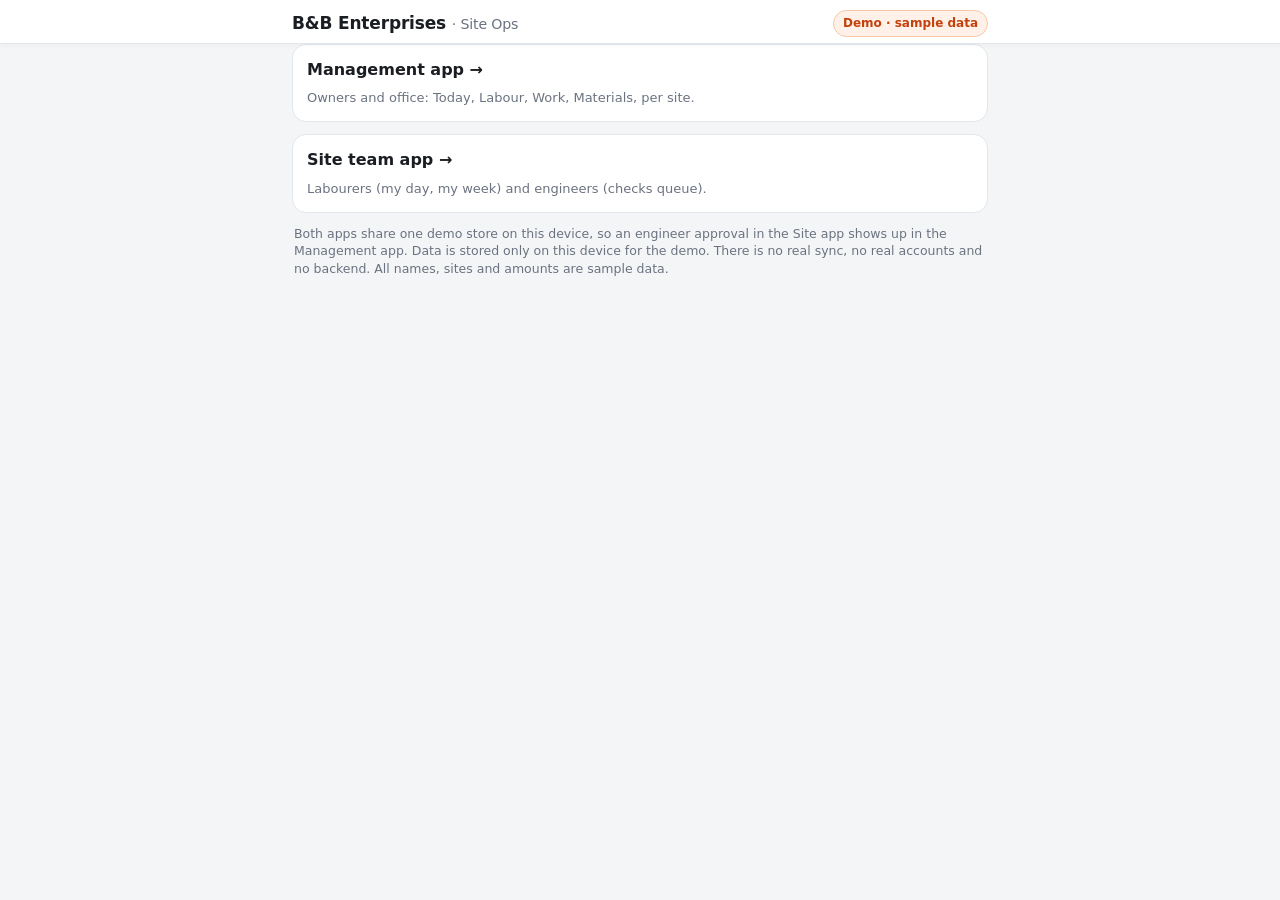
<file: index.html>
<!doctype html>
<html lang="en-IN">
<head>
<meta charset="utf-8">
<meta name="viewport" content="width=device-width,initial-scale=1">
<meta name="robots" content="noindex">
<link rel="icon" href="data:image/svg+xml,%3Csvg xmlns=%22http://www.w3.org/2000/svg%22 viewBox=%220 0 32 32%22%3E%3Crect width=%2232%22 height=%2232%22 rx=%227%22 fill=%22%23C2410C%22/%3E%3Ctext x=%2216%22 y=%2222%22 font-size=%2214%22 font-family=%22sans-serif%22 font-weight=%22700%22 fill=%22white%22 text-anchor=%22middle%22%3EB%26amp;B%3C/text%3E%3C/svg%3E">
<title>B&amp;B Site Ops · demo apps</title>
<link rel="stylesheet" href="shared/style.css">
</head>
<body>
<header class="top"><div class="wrap"><div class="brand"><h1>B&amp;B Enterprises <small>· Site Ops</small></h1><span class="chip">Demo · sample data</span></div></div></header>
<main class="wrap">
  <a class="card" href="manage/" style="display:block;text-decoration:none;color:inherit"><h2>Management app →</h2><p class="small muted" style="margin:0">Owners and office: Today, Labour, Work, Materials, per site.</p></a>
  <a class="card" href="site/" style="display:block;text-decoration:none;color:inherit"><h2>Site team app →</h2><p class="small muted" style="margin:0">Labourers (my day, my week) and engineers (checks queue).</p></a>
  <p class="caption">Both apps share one demo store on this device, so an engineer approval in the Site app shows up in the Management app. Data is stored only on this device for the demo. There is no real sync, no real accounts and no backend. All names, sites and amounts are sample data.</p>
</main>
</body>
</html>
</file>
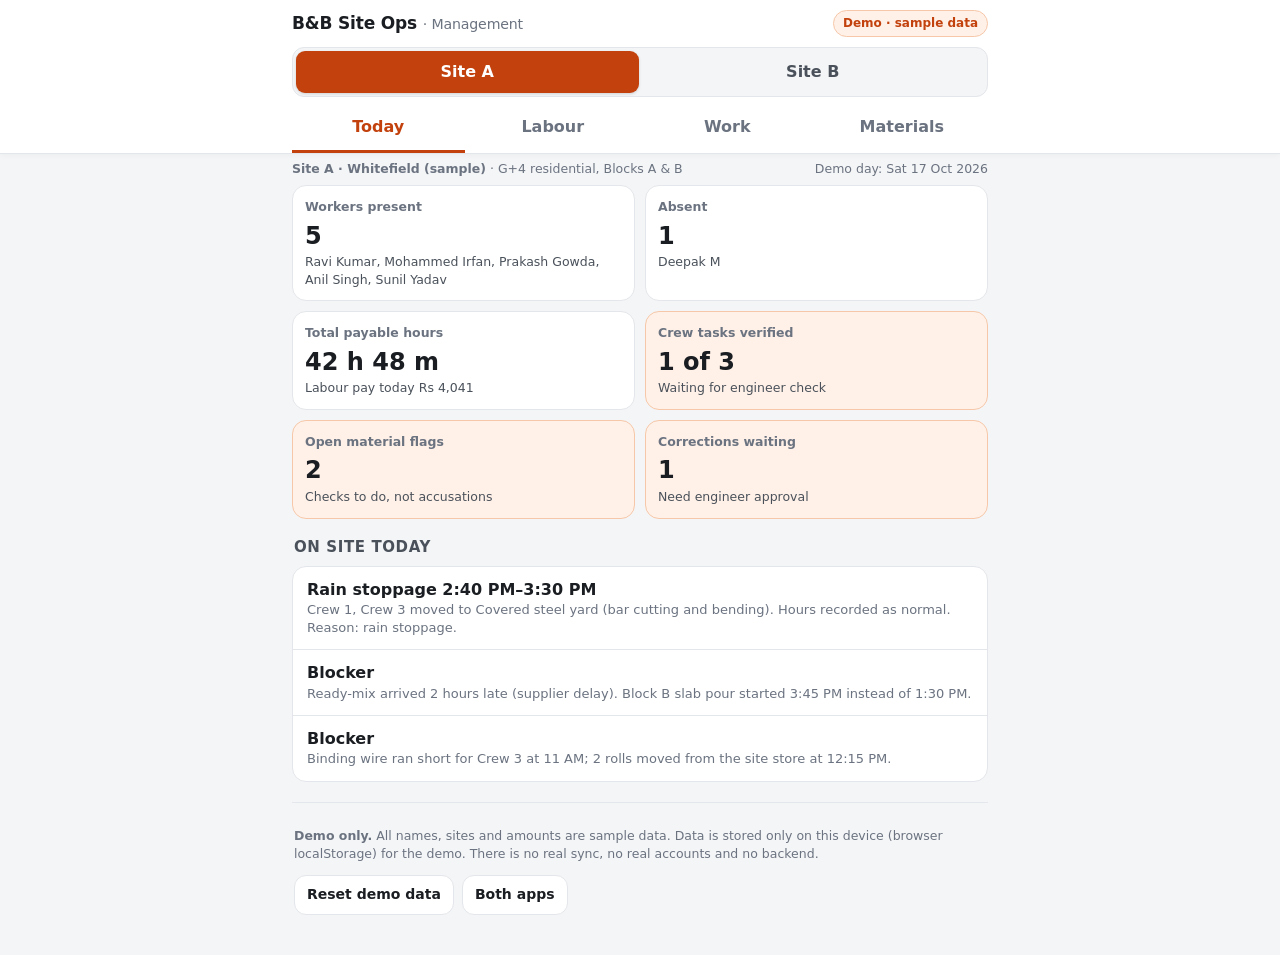
<file: manage/index.html>
<!doctype html>
<html lang="en-IN">
<head>
<meta charset="utf-8">
<meta name="viewport" content="width=device-width,initial-scale=1,viewport-fit=cover">
<meta name="theme-color" content="#ffffff">
<meta name="robots" content="noindex">
<link rel="icon" href="data:image/svg+xml,%3Csvg xmlns=%22http://www.w3.org/2000/svg%22 viewBox=%220 0 32 32%22%3E%3Crect width=%2232%22 height=%2232%22 rx=%227%22 fill=%22%23C2410C%22/%3E%3Ctext x=%2216%22 y=%2222%22 font-size=%2214%22 font-family=%22sans-serif%22 font-weight=%22700%22 fill=%22white%22 text-anchor=%22middle%22%3EB%26amp;B%3C/text%3E%3C/svg%3E">
<title>Management · B&amp;B Site Ops (demo)</title>
<link rel="stylesheet" href="../shared/style.css">
</head>
<body>
<header class="top"><div class="wrap">
  <div class="brand"><h1>B&amp;B Site Ops <small>· Management</small></h1><span class="chip" title="All names, sites and amounts are sample data">Demo · sample data</span></div>
  <div class="seg" role="group" aria-label="Site" id="siteSeg"></div>
  <nav class="tabs" role="tablist" aria-label="Sections" id="tabs"></nav>
</div></header>
<main class="wrap" id="main"></main>
<div class="wrap" id="foot"></div>
<script src="../shared/pay.js"></script>
<script src="../shared/core.js"></script>
<script src="app.js"></script>
</body>
</html>
</file>
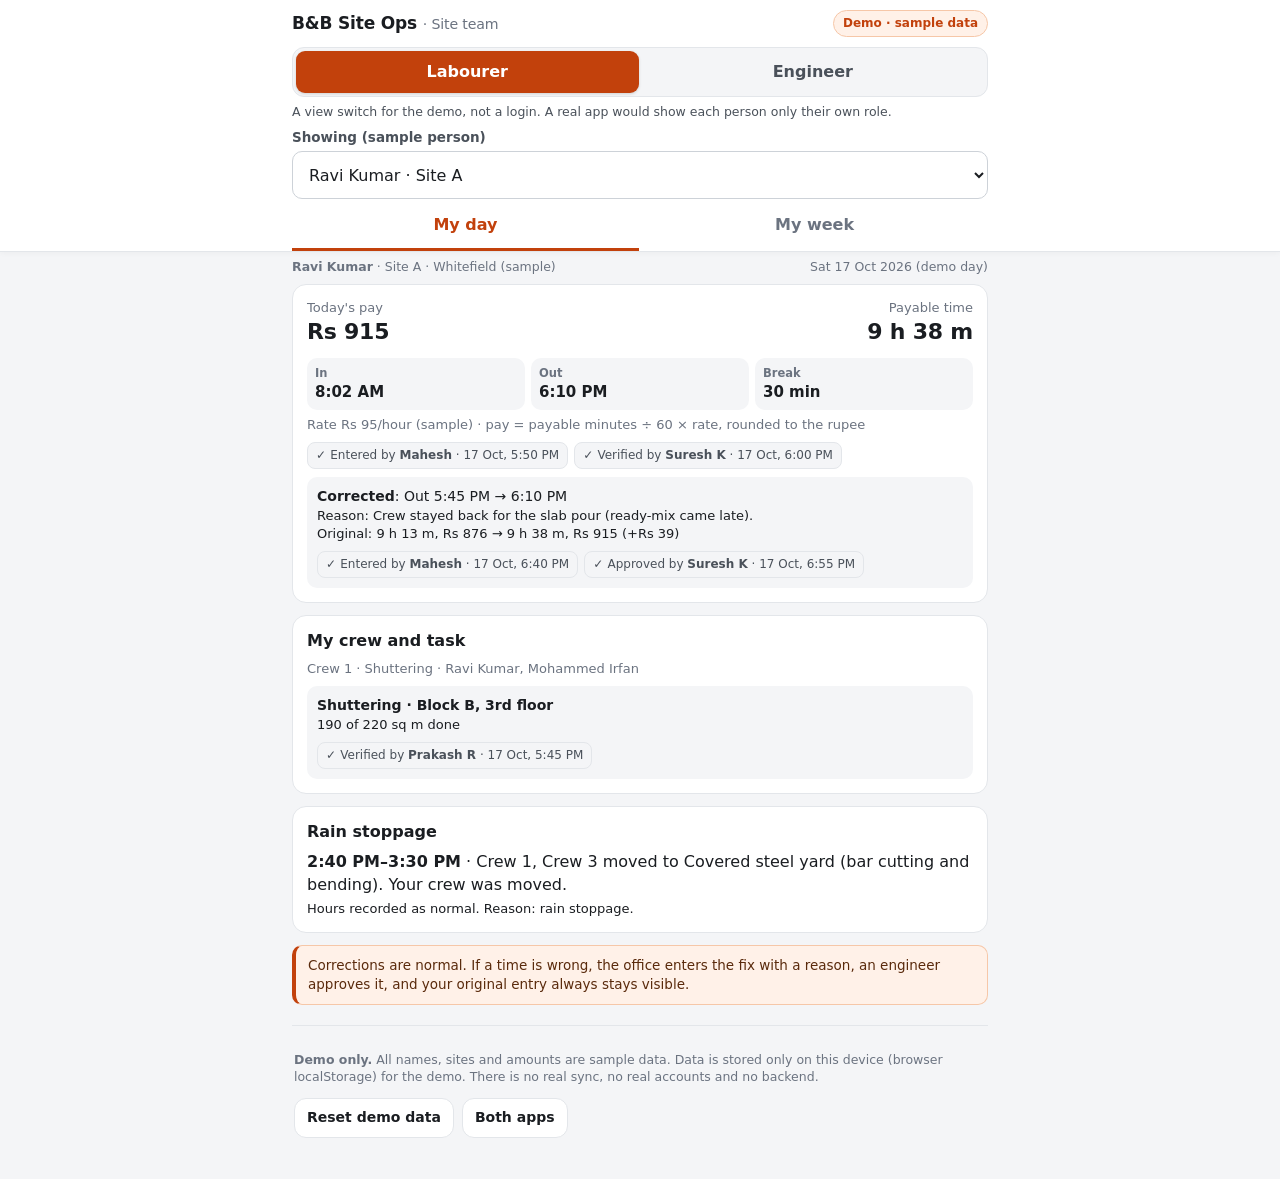
<file: site/index.html>
<!doctype html>
<html lang="en-IN">
<head>
<meta charset="utf-8">
<meta name="viewport" content="width=device-width,initial-scale=1,viewport-fit=cover">
<meta name="theme-color" content="#ffffff">
<meta name="robots" content="noindex">
<link rel="icon" href="data:image/svg+xml,%3Csvg xmlns=%22http://www.w3.org/2000/svg%22 viewBox=%220 0 32 32%22%3E%3Crect width=%2232%22 height=%2232%22 rx=%227%22 fill=%22%23C2410C%22/%3E%3Ctext x=%2216%22 y=%2222%22 font-size=%2214%22 font-family=%22sans-serif%22 font-weight=%22700%22 fill=%22white%22 text-anchor=%22middle%22%3EB%26amp;B%3C/text%3E%3C/svg%3E">
<title>Site team · B&amp;B Site Ops (demo)</title>
<link rel="stylesheet" href="../shared/style.css">
</head>
<body>
<header class="top"><div class="wrap">
  <div class="brand"><h1>B&amp;B Site Ops <small>· Site team</small></h1><span class="chip" title="All names, sites and amounts are sample data">Demo · sample data</span></div>
  <div class="seg" role="group" aria-label="View switch" id="viewSeg"></div>
  <p class="seg-note">A view switch for the demo, not a login. A real app would show each person only their own role.</p>
  <div id="ctx"></div>
  <nav class="tabs" role="tablist" aria-label="Sections" id="tabs"></nav>
</div></header>
<main class="wrap" id="main"></main>
<div class="wrap" id="foot"></div>
<script src="../shared/pay.js"></script>
<script src="../shared/core.js"></script>
<script src="app.js"></script>
</body>
</html>
</file>
<file: shared/style.css>
/* B&B Site Ops demo — light theme for sunlight readability, one accent (safety orange). */
:root{
  --accent:#C2410C; --accent-ink:#fff; --accent-soft:#FFF1E8; --accent-line:#F6C7A8;
  --ink:#1A1D21; --ink2:#4A515A; --ink3:#6B7380; --line:#E3E6EA; --bg:#F4F5F7; --card:#fff;
  --r:14px; --tap:48px;
  font-family: system-ui,-apple-system,"Segoe UI",Roboto,"Noto Sans",sans-serif;
}
*{box-sizing:border-box}
html,body{margin:0;background:var(--bg);color:var(--ink);-webkit-text-size-adjust:100%}
body{font-size:16px;line-height:1.4;padding-bottom:env(safe-area-inset-bottom)}
button,input,select,textarea{font:inherit;color:inherit}
.wrap{max-width:720px;margin:0 auto;padding:0 12px}
/* header */
.top{position:sticky;top:0;z-index:10;background:var(--card);border-bottom:1px solid var(--line);box-shadow:0 1px 6px rgba(0,0,0,.04)}
.brand{display:flex;align-items:center;gap:8px;padding:10px 0 6px}
.brand h1{font-size:17px;margin:0;font-weight:700;letter-spacing:-.01em;flex:1;white-space:nowrap;overflow:hidden;text-overflow:ellipsis}
.brand h1 small{font-weight:500;color:var(--ink3)}
.chip{display:inline-flex;align-items:center;gap:4px;font-size:12px;font-weight:600;padding:4px 9px;border-radius:999px;background:var(--accent-soft);color:var(--accent);border:1px solid var(--accent-line);white-space:nowrap}
.seg{display:flex;background:var(--bg);border:1px solid var(--line);border-radius:12px;padding:3px;gap:3px;margin:4px 0 8px}
.seg button{flex:1;min-height:42px;border:0;background:transparent;border-radius:9px;font-weight:600;color:var(--ink2);cursor:pointer}
.seg button[aria-pressed="true"],.seg button[aria-selected="true"]{background:var(--accent);color:var(--accent-ink);box-shadow:0 1px 3px rgba(0,0,0,.15)}
.seg-note{font-size:12.5px;color:var(--ink2);margin:-2px 0 8px}
.tabs{display:flex;gap:2px;overflow-x:auto;margin:0 -12px;padding:0 12px;scrollbar-width:none}
.tabs::-webkit-scrollbar{display:none}
.tabs button{flex:1;min-width:76px;min-height:var(--tap);border:0;background:none;font-weight:600;color:var(--ink3);border-bottom:3px solid transparent;cursor:pointer;padding:0 8px}
.tabs button[aria-selected="true"]{color:var(--accent);border-bottom-color:var(--accent)}
.sub{font-size:12.5px;color:var(--ink3);padding:6px 0 8px;display:flex;justify-content:space-between;gap:8px;flex-wrap:wrap}
main{padding:12px 0 8px}
/* cards */
.card{background:var(--card);border:1px solid var(--line);border-radius:var(--r);padding:14px;margin:0 0 12px}
.card h2{font-size:16px;margin:0 0 8px}
.card h3{font-size:15px;margin:0 0 4px}
.sec-h{display:flex;align-items:center;justify-content:space-between;gap:8px;margin:18px 2px 8px}
.sec-h h2{font-size:15px;margin:0;color:var(--ink2);text-transform:uppercase;letter-spacing:.04em}
.row{display:flex;align-items:flex-start;justify-content:space-between;gap:10px}
.muted{color:var(--ink3)} .small{font-size:13px} .tiny{font-size:12px}
.big{font-size:22px;font-weight:700;letter-spacing:-.01em}
.grid2{display:grid;grid-template-columns:1fr 1fr;gap:10px}
.stat{display:flex;flex-direction:column;justify-content:flex-start;width:100%;background:var(--card);border:1px solid var(--line);border-radius:var(--r);padding:12px;min-height:84px}
.stat .k{font-size:12.5px;color:var(--ink3);font-weight:600}
.stat .v{font-size:24px;font-weight:700;margin-top:4px}
.stat .d{font-size:12.5px;color:var(--ink2)}
.stat.attn{border-color:var(--accent-line);background:var(--accent-soft)}
.kv{display:grid;grid-template-columns:auto 1fr;gap:4px 12px;font-size:14px;margin:8px 0}
.kv dt{color:var(--ink3)} .kv dd{margin:0;font-weight:600;text-align:right}
.facts{display:grid;grid-template-columns:repeat(3,1fr);gap:6px;margin:10px 0 6px}
.facts div{background:var(--bg);border-radius:10px;padding:7px 8px}
.facts span{display:block;font-size:11.5px;color:var(--ink3);font-weight:600}
.facts b{font-size:15px}
.stamps{display:flex;flex-wrap:wrap;gap:6px;margin-top:8px}
.stamp{font-size:12px;padding:4px 8px;border-radius:8px;background:var(--bg);color:var(--ink2);border:1px solid var(--line)}
.stamp.ok::before{content:"✓ ";font-weight:700}
.stamp.wait{border-style:dashed;color:var(--accent);border-color:var(--accent-line);background:#fff}
.badge{display:inline-block;font-size:12px;font-weight:700;padding:3px 8px;border-radius:999px;background:var(--bg);color:var(--ink2);border:1px solid var(--line);white-space:nowrap}
.badge.accent{background:var(--accent-soft);color:var(--accent);border-color:var(--accent-line)}
.badge.solid{background:var(--ink);color:#fff;border-color:var(--ink)}
.fix{color:var(--accent);font-weight:700}
.note{font-size:13.5px;background:var(--accent-soft);border:1px solid var(--accent-line);border-left:4px solid var(--accent);border-radius:10px;padding:10px 12px;margin:0 0 12px;color:#5a2a0c}
.caption{font-size:12.5px;color:var(--ink3);margin:4px 2px 14px}
.progress{height:8px;background:var(--bg);border-radius:99px;overflow:hidden;margin:8px 0 2px}
.progress i{display:block;height:100%;background:var(--accent);border-radius:99px}
details{margin-top:8px;border-top:1px solid var(--line);padding-top:6px}
summary{cursor:pointer;min-height:40px;display:flex;align-items:center;font-weight:600;font-size:14px;color:var(--accent)}
.hist{list-style:none;margin:4px 0 0;padding:0}
.hist li{border-left:3px solid var(--line);padding:6px 0 8px 10px;font-size:13.5px}
.hist li.orig{border-left-color:var(--ink3)}
.hist li.ok{border-left-color:var(--ink)}
.hist li.pend{border-left-color:var(--accent)}
.change{background:var(--bg);border-radius:10px;padding:10px;margin-top:8px;font-size:14px}
.effect{font-weight:700}
/* buttons */
.btn{display:inline-flex;align-items:center;justify-content:center;gap:6px;min-height:var(--tap);padding:0 16px;border-radius:12px;border:1px solid var(--line);background:#fff;font-weight:700;cursor:pointer;text-decoration:none;color:var(--ink)}
.btn.primary{background:var(--accent);border-color:var(--accent);color:var(--accent-ink)}
.btn.ghost{background:#fff}
.btn.small{min-height:40px;padding:0 12px;font-size:14px}
.btn.block{width:100%}
.btn:disabled{opacity:.45;cursor:not-allowed}
.btn:focus-visible,.seg button:focus-visible,.tabs button:focus-visible{outline:3px solid #1d4ed8;outline-offset:2px}
.actions{display:flex;gap:8px;flex-wrap:wrap;margin-top:10px}
.actions .btn{flex:1}
.icon-btn{border:0;background:var(--bg);width:40px;height:40px;border-radius:50%;cursor:pointer;font-size:16px}
/* list rows */
.list{background:var(--card);border:1px solid var(--line);border-radius:var(--r);margin:0 0 8px;overflow:hidden}
.item{padding:12px 14px;border-bottom:1px solid var(--line)}
.item:last-child{border-bottom:0}
/* sheet */
dialog.sheet{border:0;padding:0;width:100%;max-width:560px;margin:auto auto 0;border-radius:18px 18px 0 0;max-height:92vh;background:#fff}
dialog.sheet::backdrop{background:rgba(15,18,22,.45)}
@media (min-width:700px){dialog.sheet{margin:auto;border-radius:18px}}
.sheet form{display:flex;flex-direction:column;max-height:92vh}
.sheet-head{display:flex;align-items:center;justify-content:space-between;padding:14px 16px 8px}
.sheet-head h2{font-size:18px;margin:0}
.sheet-body{padding:4px 16px 8px;overflow:auto}
.sheet-foot{display:flex;gap:8px;padding:10px 16px 16px;border-top:1px solid var(--line)}
.sheet-foot .btn{flex:1}
.field{display:block;margin:0 0 12px}
.field>span{display:block;font-size:13.5px;font-weight:600;color:var(--ink2);margin-bottom:4px}
.field small{display:block;color:var(--ink3);font-size:12px;margin-top:3px}
.field input,.field select,.field textarea{width:100%;min-height:var(--tap);border:1px solid #CDD2D8;border-radius:10px;padding:10px 12px;background:#fff;font-size:16px}
.field textarea{min-height:76px;resize:vertical}
.field input:focus,.field select:focus,.field textarea:focus{outline:2px solid var(--accent);border-color:var(--accent)}
.two{display:grid;grid-template-columns:1fr 1fr;gap:10px}
.preview:not(:empty){background:var(--bg);border-radius:12px;padding:10px 12px;font-size:14px;margin:4px 0 8px}
.err{color:var(--accent);font-weight:700;margin:4px 0;min-height:1em}
#toast{position:fixed;left:50%;bottom:24px;transform:translate(-50%,40px);opacity:0;background:var(--ink);color:#fff;padding:12px 16px;border-radius:12px;font-size:14px;font-weight:600;transition:.25s;z-index:100;max-width:90vw;text-align:center;pointer-events:none}
#toast.show{opacity:1;transform:translate(-50%,0)}
.demo-foot{font-size:12.5px;color:var(--ink3);border-top:1px solid var(--line);margin-top:20px;padding:12px 2px 28px}
.foot-actions{display:flex;gap:8px}
.empty{padding:16px;text-align:center;color:var(--ink3);font-size:14px}
table.mat{width:100%;border-collapse:collapse;font-size:14px}
table.mat td{padding:5px 0;border-bottom:1px dashed var(--line)}
table.mat td:last-child{text-align:right;font-weight:700}
table.mat tr.bal td{border-bottom:0;font-size:16px;padding-top:8px}
.pill-row{display:flex;gap:6px;flex-wrap:wrap;align-items:center}
</file>
